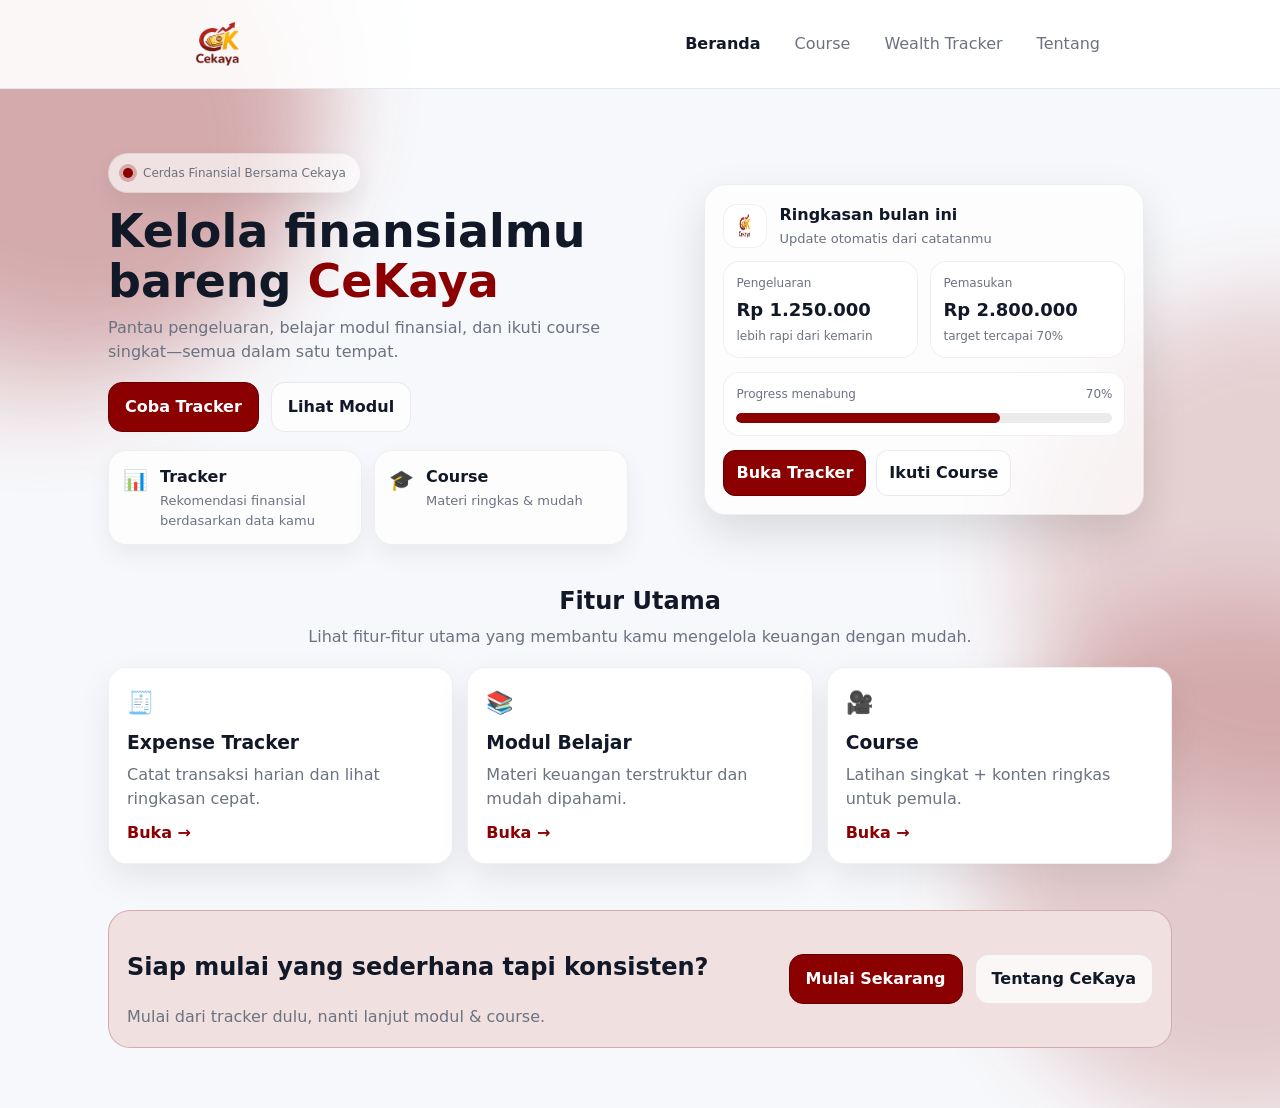
<file: index.html>
<!doctype html>
<html lang="id">
<head>
  <meta charset="utf-8"/>
  <meta name="viewport" content="width=device-width, initial-scale=1"/>
  <title>Cekaya — Belajar Fintech & Wealth Tracker</title>
  <link rel="stylesheet" href="style.css"/>
</head>
<body>
  <div class="nav">
    <div class="container nav-inner">
      <a class="brand" href="index.html" aria-label="Cekaya">
        <img src="logo.png" alt="Logo" class="brand_logo"/>
      </a>

      <button id="navToggle" class="hamburger" type="button"
        aria-label="Buka menu" aria-controls="navMenu" aria-expanded="false">
        <svg xmlns="http://www.w3.org/2000/svg" width="24" height="24" viewBox="0 0 24 24" fill="none" stroke="currentColor" stroke-width="2" stroke-linecap="round" stroke-linejoin="round" class="lucide lucide-menu-icon lucide-menu"><path d="M4 5h16"/><path d="M4 12h16"/><path d="M4 19h16"/></svg>
      </button>

      <div id="navMenu" class="menu">
        <a data-nav href="index.html">Beranda</a>
        <a data-nav href="course.html">Course</a>
        <a data-nav href="tracker.html">Wealth Tracker</a>
        <a data-nav href="tentang.html">Tentang</a>
      </div>
    </div>
  </div>

  <main class="landing">

    <!-- HERO -->
    <section class="hero reveal">
      <div class="hero__grid">
        <div class="hero__content">
          <div class="badge">
            <span class="dot"></span>
            Cerdas Finansial Bersama Cekaya
          </div>

          <h1 class="hero__title">
            Kelola finansialmu bareng <span class="accent">CeKaya</span>
          </h1>

          <p class="hero__subtitle">
            Pantau pengeluaran, belajar modul finansial, dan ikuti course singkat—semua dalam satu tempat.
          </p>

          <div class="hero__cta">
            <a class="btn btn-primary" href="tracker.html">Coba Tracker</a>
            <a class="btn btn-ghost" href="modul.html">Lihat Modul</a>
          </div>

          <div class="hero__meta">
            <div class="mini-card">
              <div class="mini-card__icon">📊</div>
              <div>
                <div class="mini-card__title">Tracker</div>
                <div class="mini-card__desc">Rekomendasi finansial berdasarkan data kamu</div>
              </div>
            </div>
            <div class="mini-card">
              <div class="mini-card__icon">🎓</div>
              <div>
                <div class="mini-card__title">Course</div>
                <div class="mini-card__desc">Materi ringkas & mudah</div>
              </div>
            </div>
          </div>
        </div>

        <div class="hero__visual reveal">
          <div class="glass-card">
            <div class="glass-card__header">
              <img src="logo.png" alt="CeKaya" class="logo-bubble" />
              <div>
                <div class="glass-card__title">Ringkasan bulan ini</div>
                <div class="glass-card__sub">Update otomatis dari catatanmu</div>
              </div>
            </div>

            <div class="stats">
              <div class="stat">
                <div class="stat__label">Pengeluaran</div>
                <div class="stat__value">Rp 1.250.000</div>
                <div class="stat__hint">lebih rapi dari kemarin</div>
              </div>
              <div class="stat">
                <div class="stat__label">Pemasukan</div>
                <div class="stat__value">Rp 2.800.000</div>
                <div class="stat__hint">target tercapai 70%</div>
              </div>
            </div>

            <div class="progress-wrap">
              <div class="progress-top">
                <span>Progress menabung</span>
                <span>70%</span>
              </div>
              <div class="progress-bar">
                <div class="progress-bar__fill"></div>
              </div>
            </div>

            <div class="glass-card__cta">
              <a class="btn btn-primary btn-sm" href="tracker.html">Buka Tracker</a>
              <a class="btn btn-ghost btn-sm" href="course.html">Ikuti Course</a>
            </div>
          </div>
        </div>
      </div>
    </section>

    <!-- FEATURES -->
    <section class="section reveal">
      <div class="section__head">
        <h2 class="section__title">Fitur Utama</h2>
        <p class="section__desc">Lihat fitur-fitur utama yang membantu kamu mengelola keuangan dengan mudah.</p>
      </div>

      <div class="feature-grid">
        <a class="feature-card" href="tracker.html">
          <div class="feature-card__icon">🧾</div>
          <h3>Expense Tracker</h3>
          <p>Catat transaksi harian dan lihat ringkasan cepat.</p>
          <span class="feature-card__link">Buka →</span>
        </a>

        <a class="feature-card" href="modul.html">
          <div class="feature-card__icon">📚</div>
          <h3>Modul Belajar</h3>
          <p>Materi keuangan terstruktur dan mudah dipahami.</p>
          <span class="feature-card__link">Buka →</span>
        </a>

        <a class="feature-card" href="course.html">
          <div class="feature-card__icon">🎥</div>
          <h3>Course</h3>
          <p>Latihan singkat + konten ringkas untuk pemula.</p>
          <span class="feature-card__link">Buka →</span>
        </a>
      </div>
    </section>

    <!-- CTA -->
    <section class="cta reveal">
      <div class="cta__inner">
        <div>
          <h2>Siap mulai yang sederhana tapi konsisten?</h2>
          <p>Mulai dari tracker dulu, nanti lanjut modul & course.</p>
        </div>
        <div class="cta__actions">
          <a class="btn btn-primary" href="tracker.html">Mulai Sekarang</a>
          <a class="btn btn-ghost" href="tentang.html">Tentang CeKaya</a>
        </div>
      </div>
    </section>

  </main>

  <script type="module">
    import { setActiveNav } from "./app.js";
    setActiveNav();
  </script>

  <script>
    (function () {
      const btn = document.getElementById("navToggle");
      const menu = document.getElementById("navMenu");
      if (!btn || !menu) return;

      function setOpen(isOpen){
        menu.classList.toggle("open", isOpen);
        btn.setAttribute("aria-expanded", isOpen ? "true" : "false");
      }

      btn.addEventListener("click", (e) => {
        e.stopPropagation();
        setOpen(!menu.classList.contains("open"));
      });

      document.addEventListener("click", (e) => {
        const open = menu.classList.contains("open");
        if (!open) return;
        if (!menu.contains(e.target) && !btn.contains(e.target)) setOpen(false);
      });

      menu.querySelectorAll("a").forEach(a => a.addEventListener("click", () => setOpen(false)));

      window.addEventListener("resize", () => {
        if (window.matchMedia("(min-width:861px)").matches) setOpen(false);
      });
    })();
  </script>
  <script src="ui-effects.js"></script>
</body>
</html>
</file>
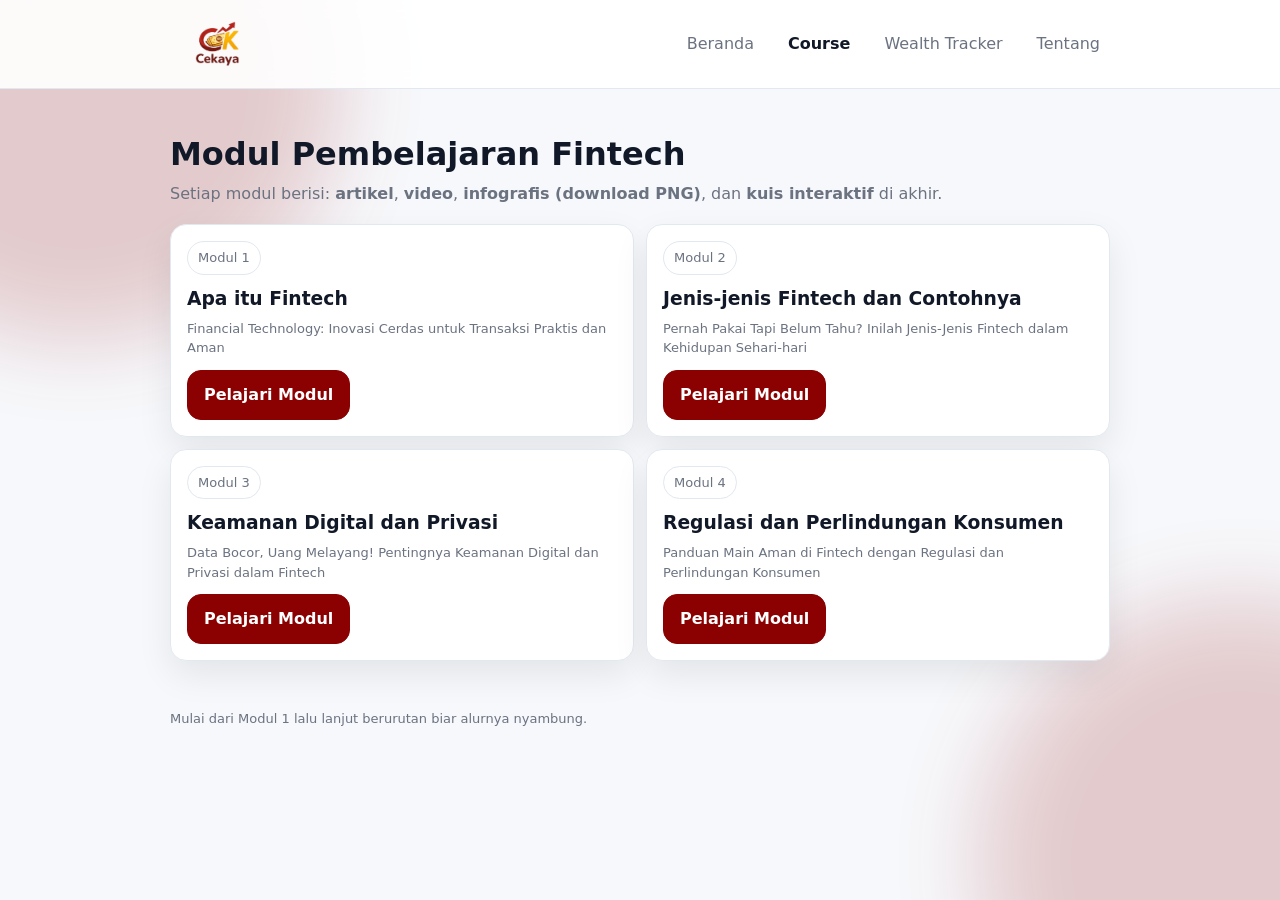
<file: course.html>
<!doctype html>
<html lang="id">
<head>
  <meta charset="utf-8"/>
  <meta name="viewport" content="width=device-width, initial-scale=1"/>
  <title>Course — Cekaya</title>
  <link rel="stylesheet" href="style.css"/>
</head>
<body>
  <div class="nav">
    <div class="container nav-inner">
      <a class="brand" href="index.html" aria-label="Cekaya">
        <img src="logo.png" alt="Logo" class="brand_logo"/>
      </a>

      <button id="navToggle" class="hamburger" type="button"
        aria-label="Buka menu" aria-controls="navMenu" aria-expanded="false">
        <svg xmlns="http://www.w3.org/2000/svg" width="24" height="24" viewBox="0 0 24 24" fill="none" stroke="currentColor" stroke-width="2" stroke-linecap="round" stroke-linejoin="round" class="lucide lucide-menu-icon lucide-menu"><path d="M4 5h16"/><path d="M4 12h16"/><path d="M4 19h16"/></svg>
      </button>

      <div id="navMenu" class="menu">
        <a data-nav href="index.html">Beranda</a>
        <a data-nav href="course.html">Course</a>
        <a data-nav href="tracker.html">Wealth Tracker</a>
        <a data-nav href="tentang.html">Tentang</a>
      </div>
    </div>
  </div>

  <main class="container">
    <section class="section reveal">
      <h1 class="h-title" style="font-size:32px">Modul Pembelajaran Fintech</h1>
      <p class="h-sub">Setiap modul berisi: <b>artikel</b>, <b>video</b>, <b>infografis (download PNG)</b>, dan <b>kuis interaktif</b> di akhir.</p>

      <div class="grid-2" id="moduleList"></div>
    </section>

    <div class="footer">Mulai dari Modul 1 lalu lanjut berurutan biar alurnya nyambung.</div>
  </main>

  <script type="module">
    import { setActiveNav } from "./app.js";
    import { modules } from "./course-data.js";

    setActiveNav();
    const wrap = document.querySelector("#moduleList");
    wrap.innerHTML = modules.map(m => `
      <div class="card soft">
        <div class="pill">Modul ${m.id}</div>
        <h3 style="margin:10px 0 6px">${m.title}</h3>
        <p class="small" style="margin:0 0 12px">${m.desc}</p>
        <div class="btns">
          <a class="btn primary" href="modul.html?id=${m.id}">Pelajari Modul</a>
        </div>
      </div>
    `).join("");
  </script>

  <script>
    (function () {
      const btn = document.getElementById("navToggle");
      const menu = document.getElementById("navMenu");
      if (!btn || !menu) return;

      function setOpen(isOpen){
        menu.classList.toggle("open", isOpen);
        btn.setAttribute("aria-expanded", isOpen ? "true" : "false");
      }

      btn.addEventListener("click", (e) => {
        e.stopPropagation();
        setOpen(!menu.classList.contains("open"));
      });

      document.addEventListener("click", (e) => {
        const open = menu.classList.contains("open");
        if (!open) return;
        if (!menu.contains(e.target) && !btn.contains(e.target)) setOpen(false);
      });

      menu.querySelectorAll("a").forEach(a => a.addEventListener("click", () => setOpen(false)));

      window.addEventListener("resize", () => {
        if (window.matchMedia("(min-width:861px)").matches) setOpen(false);
      });
    })();
  </script>
  <script src="ui-effects.js"></script>
</body>
</html>
</file>
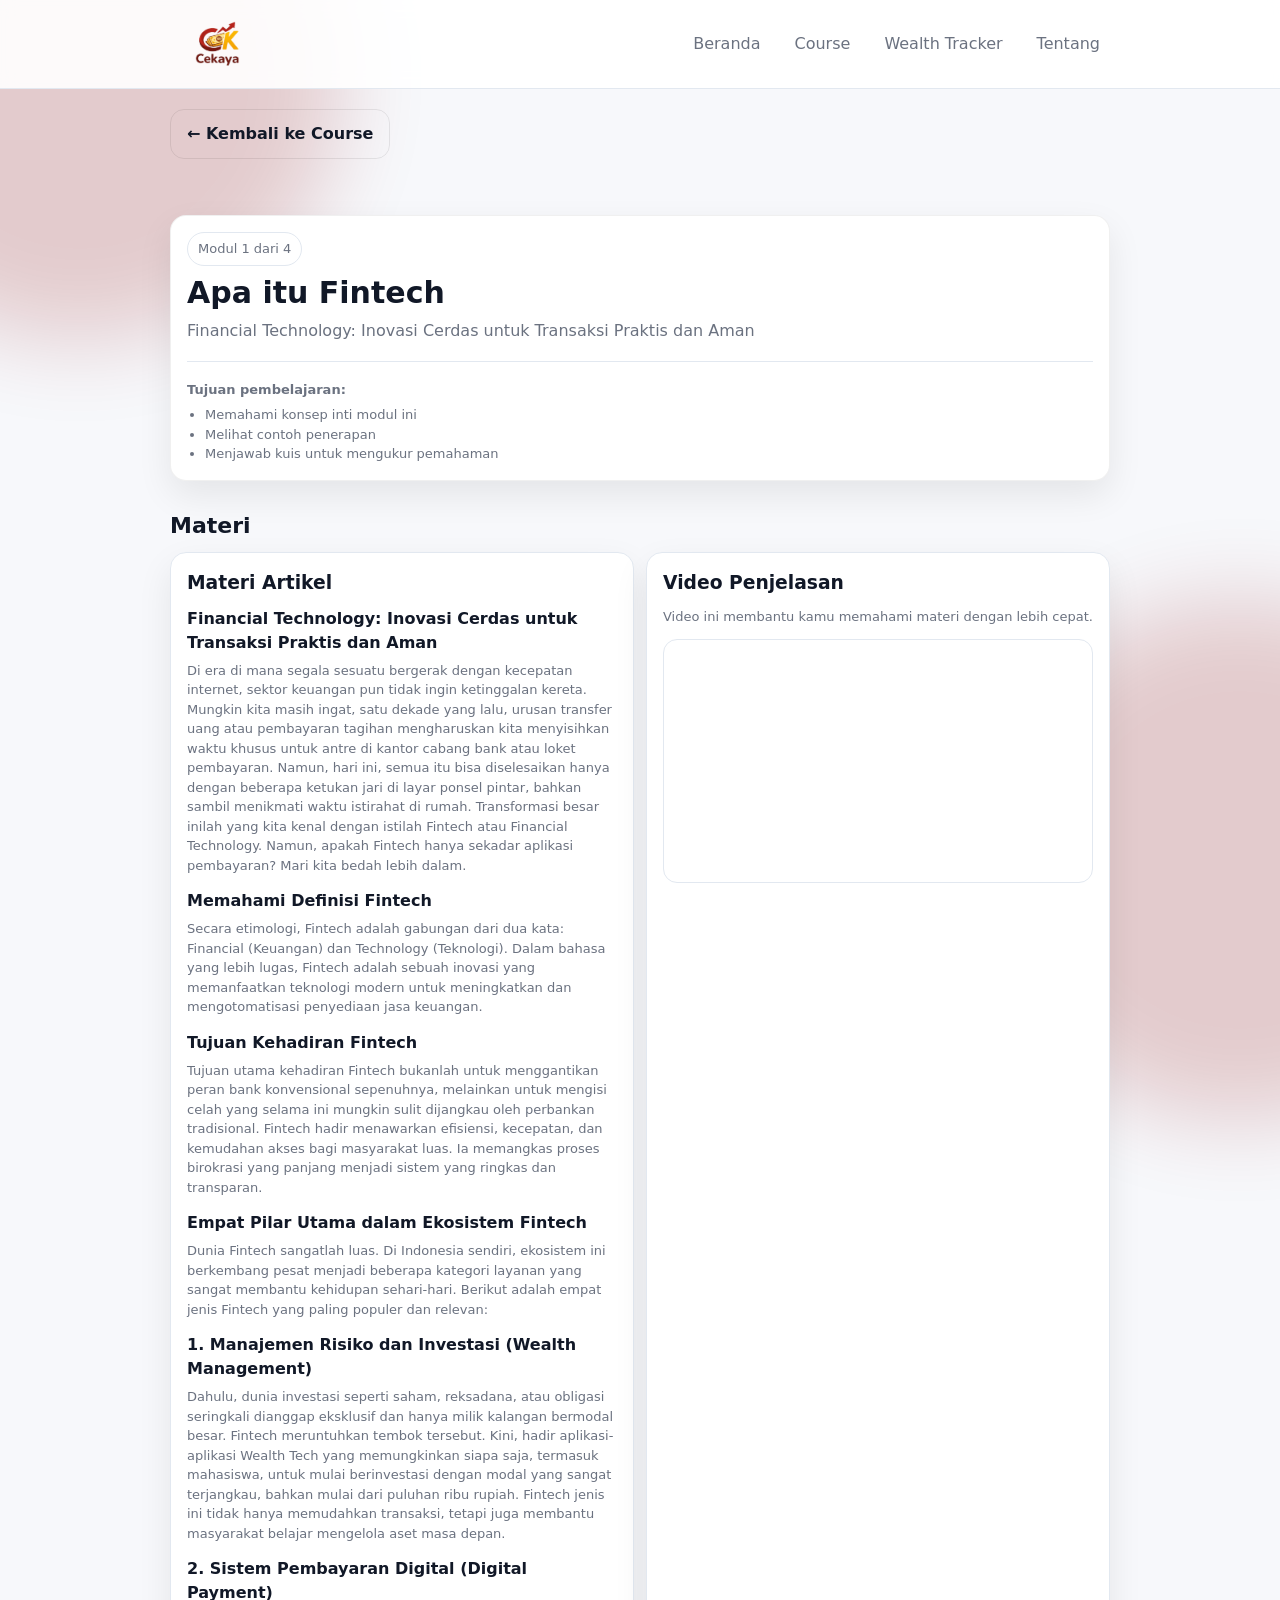
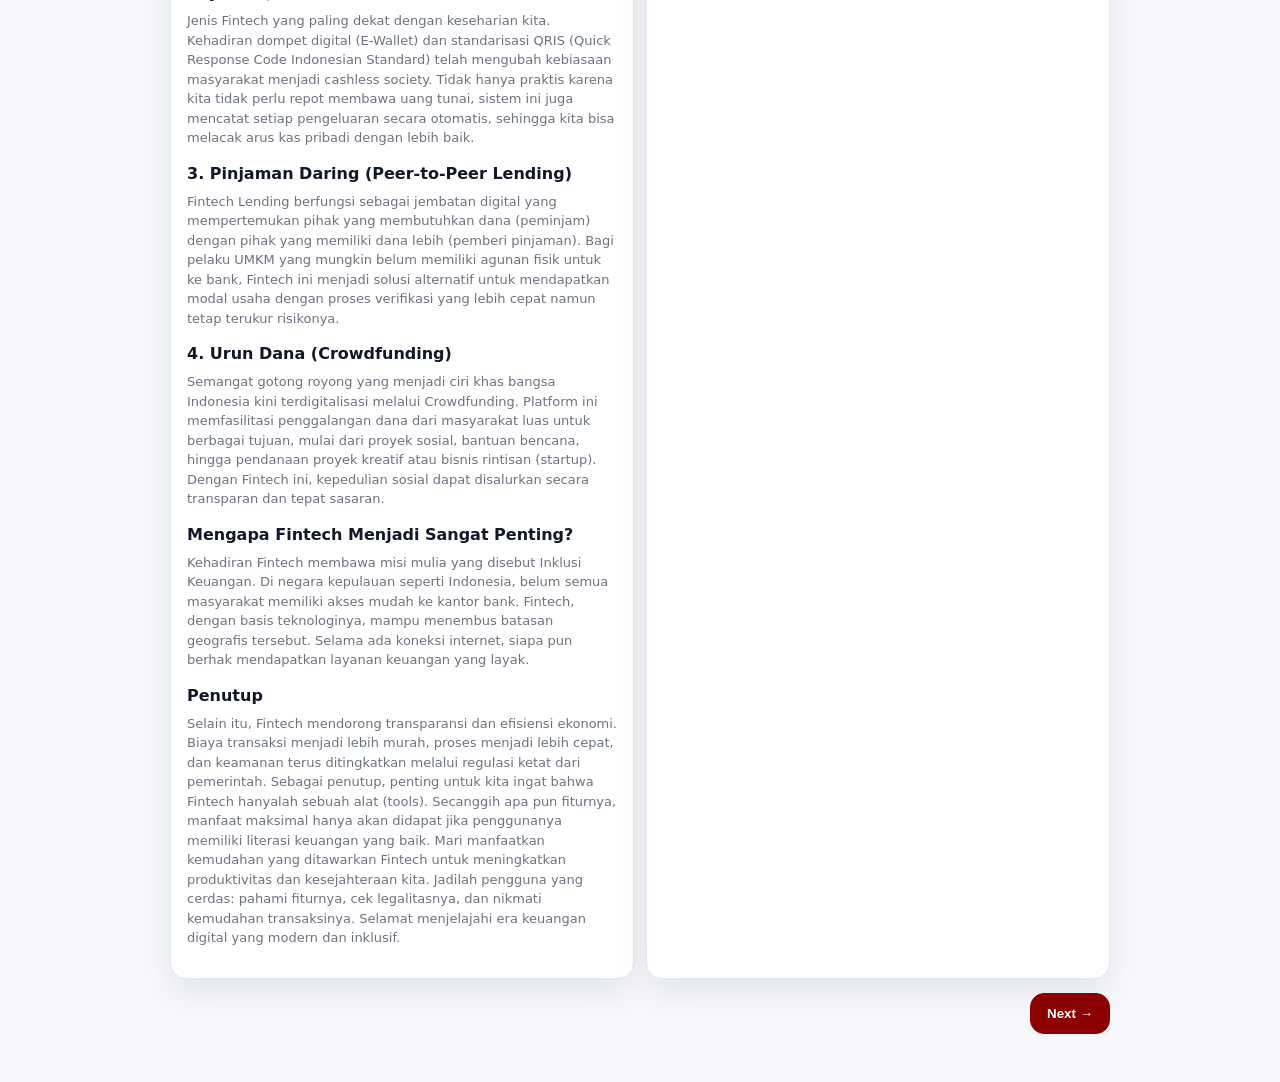
<file: modul.html>
<!doctype html>
<html lang="id">
<head>
  <meta charset="utf-8"/>
  <meta name="viewport" content="width=device-width, initial-scale=1"/>
  <title>Modul — Cekaya</title>
  <link rel="stylesheet" href="style.css"/>
</head>
<body>
  <div class="nav">
    <div class="container nav-inner">
      <a class="brand" href="index.html" aria-label="Cekaya">
        <img src="logo.png" alt="Logo" class="brand_logo"/>
      </a>

      <button id="navToggle" class="hamburger" type="button"
        aria-label="Buka menu" aria-controls="navMenu" aria-expanded="false">
        <svg xmlns="http://www.w3.org/2000/svg" width="24" height="24" viewBox="0 0 24 24" fill="none" stroke="currentColor" stroke-width="2" stroke-linecap="round" stroke-linejoin="round" class="lucide lucide-menu-icon lucide-menu"><path d="M4 5h16"/><path d="M4 12h16"/><path d="M4 19h16"/></svg>
      </button>

      <div id="navMenu" class="menu">
        <a data-nav href="index.html">Beranda</a>
        <a data-nav href="course.html">Course</a>
        <a data-nav href="tracker.html">Wealth Tracker</a>
        <a data-nav href="tentang.html">Tentang</a>
      </div>
    </div>
  </div>

  <main class="container">
    <a class="btn ghost" href="course.html">← Kembali ke Course</a>

    <section class="section step-page reveal" data-step="1">
      <section class="section">
        <div class="card" id="modHeader"></div>
      </section>
      <h2 class="h2">Materi</h2>

      <div class="grid-2">
        <div class="card soft">
          <h3 style="margin:0 0 10px">Materi Artikel</h3>
          <div id="modArtikel"></div>
        </div>

        <div class="card soft">
          <h3 style="margin:0 0 10px">Video Penjelasan</h3>
          <div id="modVideo"></div>
        </div>
      </div>

      <div class="step-nav">
         <span></span>
        <button class="btn primary" id="nextBtn1" type="button">Next →</button>
      </div>
    </section>

    <section class="section step-page hidden reveal" data-step="2">
      <h2 class="h2">Infografis (Rangkuman)</h2>

      <div class="infographic-box">
        <div class="infographic-scroll">
          <img id="modInfoImg" src="" alt="Infografis Modul"/>
        </div>
      </div>

      <div class="btns" style="margin-top:10px">
        <a id="modInfoDownload" class="btn primary" href="" download>Download Infografis</a>
      </div>

      <div class="small" style="margin-top:8px">
        Scroll untuk melihat rangkuman. File infografis berbentuk PNG panjang.
      </div>

      <div class="step-nav">
        <button class="btn" id="prevBtn2" type="button">← Prev</button>
        <button class="btn primary" id="nextBtn2" type="button">Next →</button>
      </div>
    </section>

    <section class="section step-page hidden reveal" data-step="3">
      <h2 class="h2">Kuis Interaktif</h2>
      <div id="modQuiz"></div>

      <div class="step-nav">
        <button class="btn" id="prevBtn3" type="button">← Prev</button>
        <button class="btn primary" id="finishBtn" type="button">Selesai</button>
      </div>

      <div class="footer" style="padding-top:10px">
        Selesai kuis? Kamu bisa kembali ke Course untuk lanjut modul berikutnya.
      </div>
    </section>
  </main>

  <script type="module">
    import { setActiveNav } from "./app.js";
    import { modules } from "./course-data.js";
    import { mountQuiz } from "./quiz.js";

    setActiveNav();

    const params = new URLSearchParams(location.search);
    const id = params.get("id") || "1";
    const mod = modules.find(m => m.id === id) || modules[0];

    document.title = `Modul ${mod.id} — ${mod.title} | Cekaya`;

    document.querySelector("#modHeader").innerHTML = `
      <div class="pill">Modul ${mod.id} dari 4</div>
      <h1 class="h-title" style="font-size:30px;margin-top:10px">${mod.title}</h1>
      <p class="h-sub" style="margin-bottom:0">${mod.desc}</p>
      <hr/>
      <div class="small"><b>Tujuan pembelajaran:</b>
        <ul class="list" style="margin:6px 0 0">
          <li>Memahami konsep inti modul ini</li>
          <li>Melihat contoh penerapan</li>
          <li>Menjawab kuis untuk mengukur pemahaman</li>
        </ul>
      </div>
    `;

    document.querySelector("#modArtikel").innerHTML = mod.sections.map(s => `
      <div style="margin-bottom:14px">
        <h4 style="margin:0 0 6px">${s.h}</h4>
        <p class="small" style="margin:0">${s.p}</p>
      </div>
    `).join("");

    document.querySelector("#modVideo").innerHTML = `
      <p class="small" style="margin-top:0">Video ini membantu kamu memahami materi dengan lebih cepat.</p>
      <div style="position:relative;padding-top:56.25%;border-radius:14px;overflow:hidden;border:1px solid var(--border);background:#fff">
        <iframe src="${mod.video.url}" title="Video modul" style="position:absolute;inset:0;width:100%;height:100%;border:0" allowfullscreen></iframe>
      </div>
    `;

    const infoImg = document.querySelector("#modInfoImg");
    const infoDl = document.querySelector("#modInfoDownload");
    infoImg.src = mod.infographic.file;
    infoImg.alt = `Infografis Modul ${mod.id}`;
    infoDl.href = mod.infographic.file;

    const pages = Array.from(document.querySelectorAll(".step-page"));
    const pills = Array.from(document.querySelectorAll("[data-step-pill]"));
    let quizMounted = false;

    function setStep(step){
      const s = Math.max(1, Math.min(3, Number(step || 1)));

      pages.forEach(p => {
        const isTarget = Number(p.dataset.step) === s;
        p.classList.toggle("hidden", !isTarget);
      });

      pills.forEach(pl => {
        const isActive = Number(pl.dataset.stepPill) === s;
        pl.classList.toggle("active", isActive);
      });

      const url = new URL(location.href);
      url.searchParams.set("step", String(s));
      history.replaceState({}, "", url.toString());

      if (s === 3 && !quizMounted){
        mountQuiz(document.querySelector("#modQuiz"), mod.quiz, {
          moduleKey: `modul${mod.id}`,
          durationSeconds: 7 * 60
        });
        quizMounted = true;
      }


      window.scrollTo({ top: 0, behavior: "smooth" });
    }

    const initStep = new URLSearchParams(location.search).get("step") || "1";
    setStep(initStep);

    document.querySelector("#nextBtn1").addEventListener("click", ()=> setStep(2));
    document.querySelector("#prevBtn2").addEventListener("click", ()=> setStep(1));
    document.querySelector("#nextBtn2").addEventListener("click", ()=> setStep(3));
    document.querySelector("#prevBtn3").addEventListener("click", ()=> setStep(2));
    document.querySelector("#finishBtn").addEventListener("click", ()=> {
      location.href = "course.html";
    });

    pills.forEach(pl => {
      pl.addEventListener("click", ()=>{
        setStep(Number(pl.dataset.stepPill));
      });
    });
  </script>

  <script>
    (function () {
      const btn = document.getElementById("navToggle");
      const menu = document.getElementById("navMenu");
      if (!btn || !menu) return;

      function setOpen(isOpen){
        menu.classList.toggle("open", isOpen);
        btn.setAttribute("aria-expanded", isOpen ? "true" : "false");
      }

      btn.addEventListener("click", (e) => {
        e.stopPropagation();
        setOpen(!menu.classList.contains("open"));
      });

      document.addEventListener("click", (e) => {
        const open = menu.classList.contains("open");
        if (!open) return;
        if (!menu.contains(e.target) && !btn.contains(e.target)) setOpen(false);
      });

      menu.querySelectorAll("a").forEach(a => a.addEventListener("click", () => setOpen(false)));

      window.addEventListener("resize", () => {
        if (window.matchMedia("(min-width:861px)").matches) setOpen(false);
      });
    })();
  </script>
  <script src="ui-effects.js"></script>
</body>
</html>
</file>
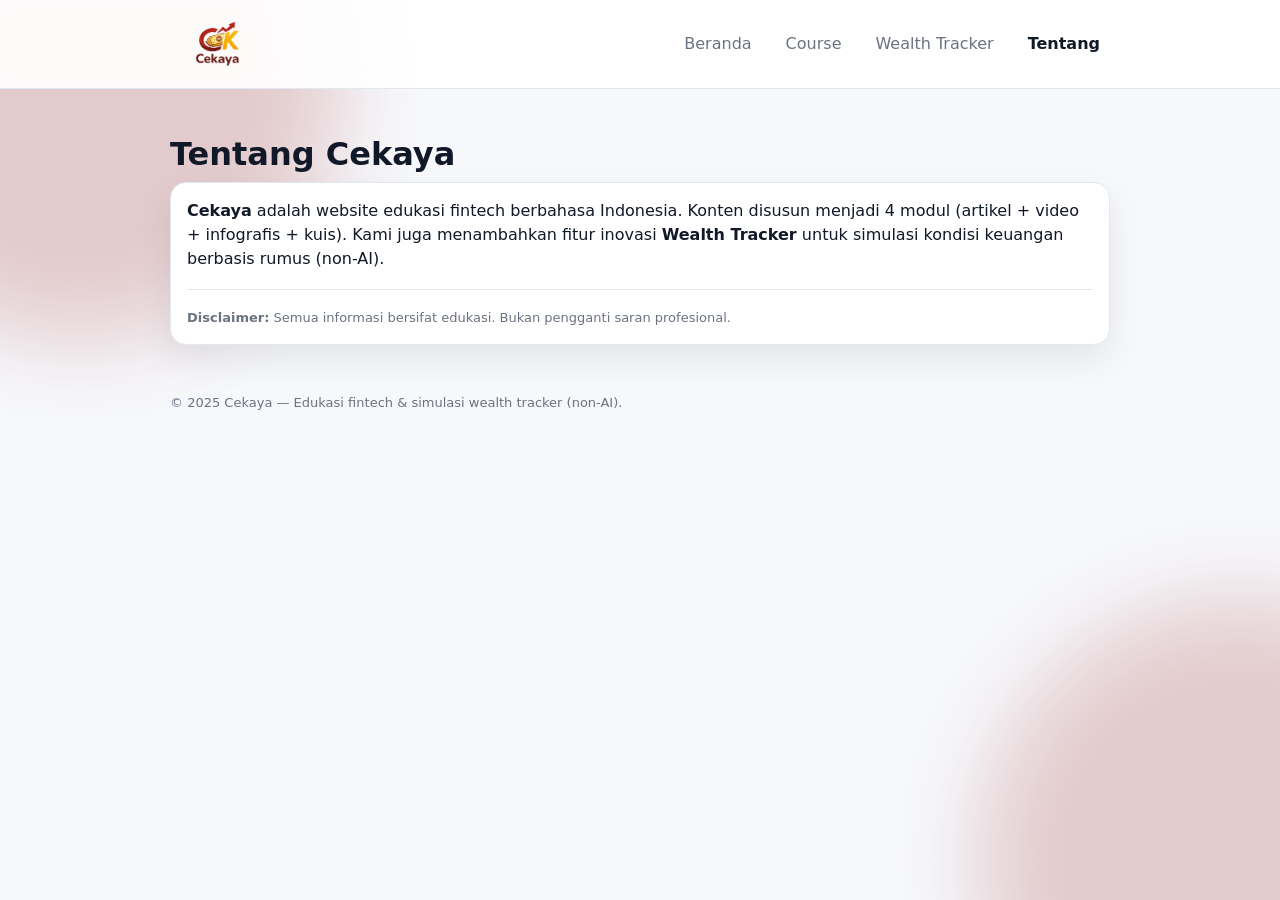
<file: tentang.html>
<!doctype html>
<html lang="id">
<head>
  <meta charset="utf-8"/>
  <meta name="viewport" content="width=device-width, initial-scale=1"/>
  <title>Tentang — Cekaya</title>
  <link rel="stylesheet" href="style.css"/>
</head>
<body>
  <div class="nav">
    <div class="container nav-inner">
      <a class="brand" href="index.html" aria-label="Cekaya">
        <img src="logo.png" alt="Logo" class="brand_logo"/>
      </a>

      <button id="navToggle" class="hamburger" type="button"
        aria-label="Buka menu" aria-controls="navMenu" aria-expanded="false">
        <svg xmlns="http://www.w3.org/2000/svg" width="24" height="24" viewBox="0 0 24 24" fill="none" stroke="currentColor" stroke-width="2" stroke-linecap="round" stroke-linejoin="round" class="lucide lucide-menu-icon lucide-menu"><path d="M4 5h16"/><path d="M4 12h16"/><path d="M4 19h16"/></svg>
      </button>

      <div id="navMenu" class="menu">
        <a data-nav href="index.html">Beranda</a>
        <a data-nav href="course.html">Course</a>
        <a data-nav href="tracker.html">Wealth Tracker</a>
        <a data-nav href="tentang.html">Tentang</a>
      </div>
    </div>
  </div>

  <main class="container">
    <section class="section">
      <h1 class="h-title" style="font-size:32px">Tentang Cekaya</h1>
      <div class="card soft">
        <p style="margin-top:0"><b>Cekaya</b> adalah website edukasi fintech berbahasa Indonesia. Konten disusun menjadi 4 modul (artikel + video + infografis + kuis). Kami juga menambahkan fitur inovasi <b>Wealth Tracker</b> untuk simulasi kondisi keuangan berbasis rumus (non-AI).</p>
        <hr/>
        <p class="small" style="margin:0"><b>Disclaimer:</b> Semua informasi bersifat edukasi. Bukan pengganti saran profesional.</p>
      </div>
    </section>

    <div class="footer">© 2025 Cekaya — Edukasi fintech & simulasi wealth tracker (non-AI).</div>
  </main>

  <script type="module">
    import { setActiveNav } from "./app.js";
    setActiveNav();
  </script>

  <script>
    (function () {
      const btn = document.getElementById("navToggle");
      const menu = document.getElementById("navMenu");
      if (!btn || !menu) return;

      function setOpen(isOpen){
        menu.classList.toggle("open", isOpen);
        btn.setAttribute("aria-expanded", isOpen ? "true" : "false");
      }

      btn.addEventListener("click", (e) => {
        e.stopPropagation();
        setOpen(!menu.classList.contains("open"));
      });

      document.addEventListener("click", (e) => {
        const open = menu.classList.contains("open");
        if (!open) return;
        if (!menu.contains(e.target) && !btn.contains(e.target)) setOpen(false);
      });

      menu.querySelectorAll("a").forEach(a => a.addEventListener("click", () => setOpen(false)));

      window.addEventListener("resize", () => {
        if (window.matchMedia("(min-width:861px)").matches) setOpen(false);
      });
    })();
  </script>
</body>
</html>
</file>
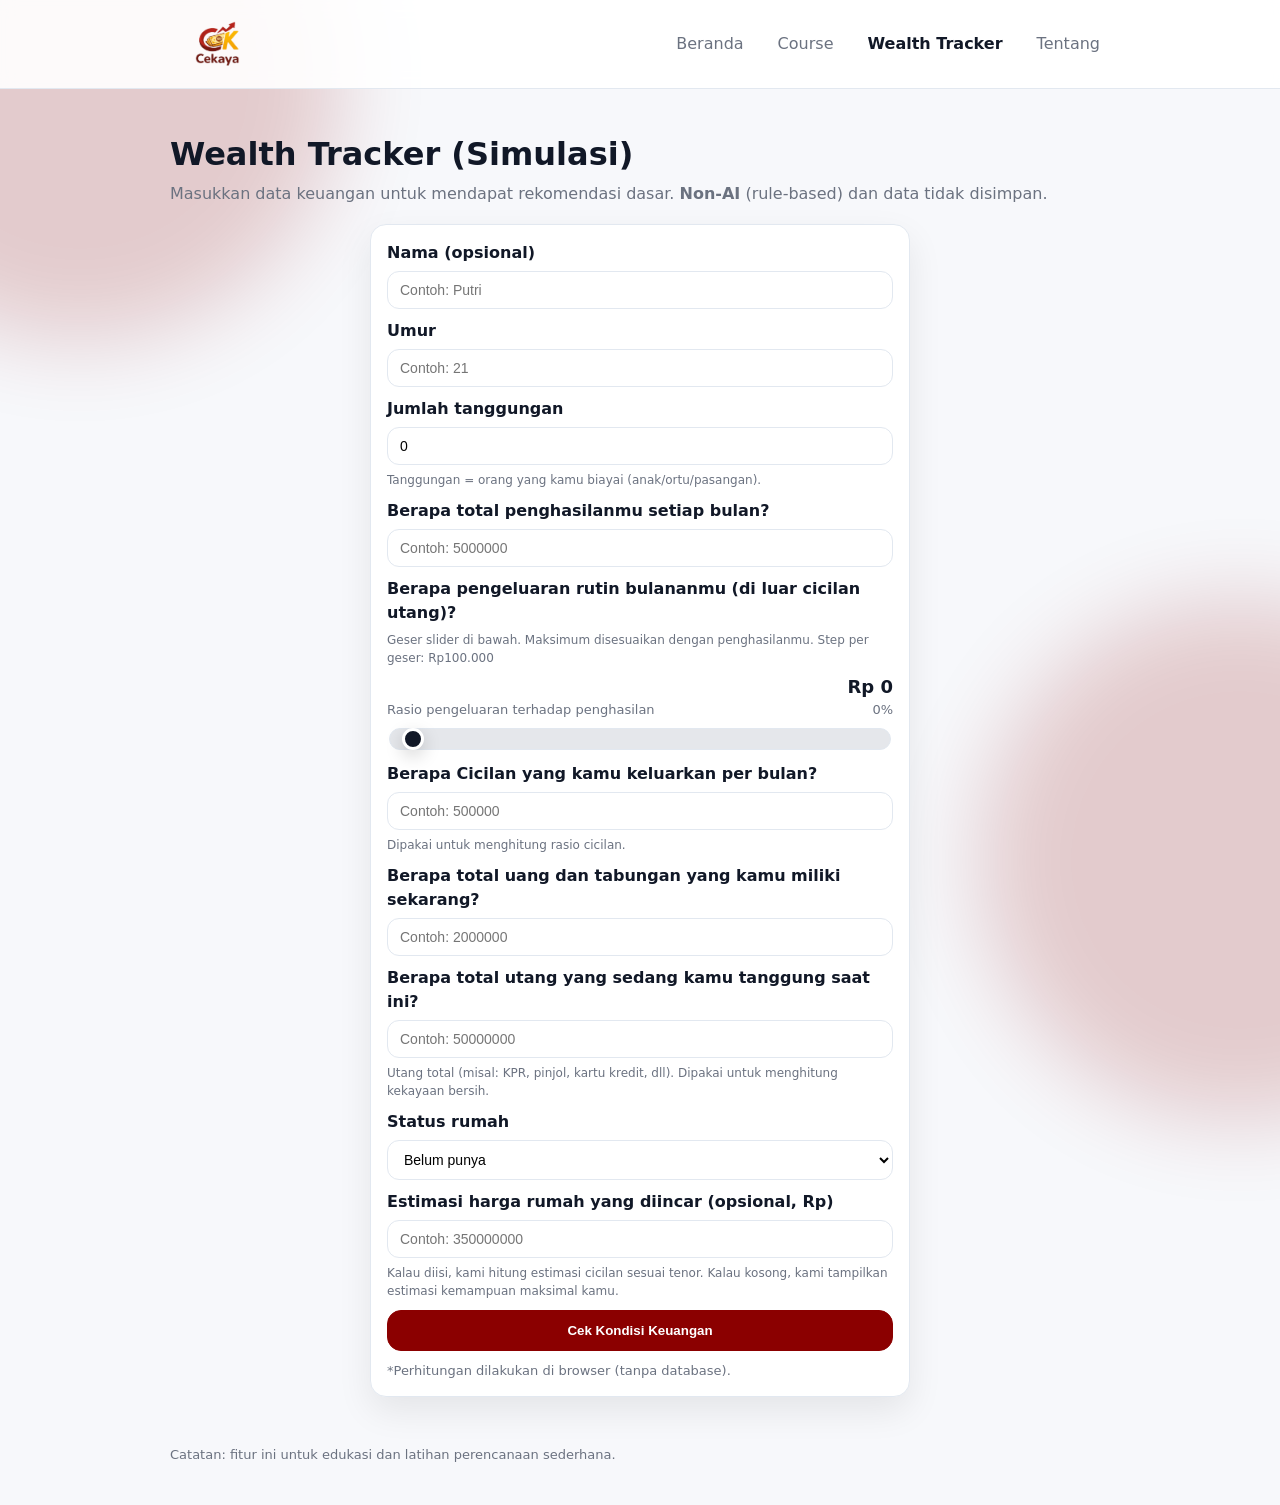
<file: tracker.html>
<!doctype html>
<html lang="id">
<head>
  <meta charset="utf-8"/>
  <meta name="viewport" content="width=device-width, initial-scale=1"/>
  <title>Wealth Tracker — Cekaya</title>
  <link rel="stylesheet" href="style.css"/>
</head>
<body>
  <div class="nav">
    <div class="container nav-inner">
      <a class="brand" href="index.html" aria-label="Cekaya">
        <img src="logo.png" alt="Logo" class="brand_logo"/>
      </a>

      <button id="navToggle" class="hamburger" type="button"
        aria-label="Buka menu" aria-controls="navMenu" aria-expanded="false">
        <svg xmlns="http://www.w3.org/2000/svg" width="24" height="24" viewBox="0 0 24 24" fill="none" stroke="currentColor" stroke-width="2" stroke-linecap="round" stroke-linejoin="round" class="lucide lucide-menu-icon lucide-menu"><path d="M4 5h16"/><path d="M4 12h16"/><path d="M4 19h16"/></svg>
      </button>

      <div id="navMenu" class="menu">
        <a data-nav href="index.html">Beranda</a>
        <a data-nav href="course.html">Course</a>
        <a data-nav href="tracker.html">Wealth Tracker</a>
        <a data-nav href="tentang.html">Tentang</a>
      </div>
    </div>
  </div>


  <main class="container">
    <section class="section reveal">
      <h1 class="h-title" style="font-size:32px">Wealth Tracker (Simulasi)</h1>
      <p class="h-sub">Masukkan data keuangan untuk mendapat rekomendasi dasar. <b>Non-AI</b> (rule-based) dan data tidak disimpan.</p>

      <div class="grid-2 tracker-grid">
        <div class="card soft">
          <form class="form" id="trackerForm">
            <div class="field">
              <label>Nama (opsional)</label>
              <input name="nama" placeholder="Contoh: Putri"/>
            </div>
            <div class="field">
              <label>Umur</label>
              <input name="umur" type="number" required min="10" placeholder="Contoh: 21"/>
            </div>
            <div class="field">
              <label>Jumlah tanggungan</label>
              <input name="tanggungan" type="number" min="0" value="0" placeholder="Contoh: 2"/>
              <div class="helper">Tanggungan = orang yang kamu biayai (anak/ortu/pasangan).</div>
            </div>
            <div class="field">
              <label>Berapa total penghasilanmu setiap bulan?</label>
              <input name="penghasilan" type="number" required min="0" placeholder="Contoh: 5000000"/>
            </div>
            <div class="field">
              <label>Berapa pengeluaran rutin bulananmu (di luar cicilan utang)?</label>
              <div class="helper">Geser slider di bawah. Maksimum disesuaikan dengan penghasilanmu. Step per geser: Rp100.000</div>
            <div style="display:flex;justify-content:space-between;gap:12px;align-items:flex-end;flex-wrap:wrap">
              <div class="small">Rasio pengeluaran terhadap penghasilan</div>
              <div style="text-align:right">
                <div style="font-weight:800;font-size:18px" id="expenseLabel">Rp 0</div>
                <div class="small"><span id="expensePct">0%</span></div>
              </div>
            </div>
              <input id="expenseRange" type="range" min="0" max="0" value="0" step="100000"/>
              <input name="pengeluaran" id="expenseHidden" type="hidden" value="0"/>
            </div>
            <div class="field">
              <label>Berapa Cicilan yang kamu keluarkan per bulan?</label>
              <input name="cicilan" type="number" required min="0" placeholder="Contoh: 500000"/>
              <div class="helper">Dipakai untuk menghitung rasio cicilan.</div>
            </div>
            <div class="field">
              <label>Berapa total uang dan tabungan yang kamu miliki sekarang?</label>
              <input name="tabungan" type="number" min="0" placeholder="Contoh: 2000000"/>
            </div>
            <div class="field">
              <label>Berapa total utang yang sedang kamu tanggung saat ini?</label>
              <input name="utangTotal" type="number" min="0" placeholder="Contoh: 50000000"/>
              <div class="helper">Utang total (misal: KPR, pinjol, kartu kredit, dll). Dipakai untuk menghitung kekayaan bersih.</div>
            </div>
            <div class="field">
              <label>Status rumah</label>
              <select name="rumah" required>
                <option value="belum">Belum punya</option>
                <option value="sudah">Sudah punya</option>
              </select>
            </div>
            <div class="field">
              <label>Estimasi harga rumah yang diincar (opsional, Rp)</label>
              <input name="hargaRumah" type="number" min="0" placeholder="Contoh: 350000000"/>
              <div class="helper">Kalau diisi, kami hitung estimasi cicilan sesuai tenor. Kalau kosong, kami tampilkan estimasi kemampuan maksimal kamu.</div>
            </div>


            <button class="btn primary" type="submit">Cek Kondisi Keuangan</button>
            <p class="small" style="margin:0">*Perhitungan dilakukan di browser (tanpa database).</p>
          </form>
        </div>
      </div>
    </section>

    <div class="footer">Catatan: fitur ini untuk edukasi dan latihan perencanaan sederhana.</div>
  </main>

  <div id="resultBackdrop" class="modal-backdrop hidden" aria-hidden="true">
    <div class="modal" role="dialog" aria-modal="true" aria-labelledby="modalTitle">
      <div class="modal-head">
        <h3 id="modalTitle" class="modal-title">Hasil Wealth Tracker</h3>
        <button id="modalClose" class="icon-btn" type="button" aria-label="Tutup">✕</button>
      </div>
      <div id="modalBody" class="modal-body"></div>
    </div>
  </div>

  <script type="module">
    import { setActiveNav } from "./app.js";
    import { mountTracker } from "./tracker.js";
    setActiveNav();
    mountTracker();
  </script>
  
  <script>
    (function () {
      const btn = document.getElementById("navToggle");
      const menu = document.getElementById("navMenu");
      if (!btn || !menu) return;

      function setOpen(isOpen){
        menu.classList.toggle("open", isOpen);
        btn.setAttribute("aria-expanded", isOpen ? "true" : "false");
      }

      btn.addEventListener("click", (e) => {
        e.stopPropagation();
        setOpen(!menu.classList.contains("open"));
      });

      document.addEventListener("click", (e) => {
        const open = menu.classList.contains("open");
        if (!open) return;
        if (!menu.contains(e.target) && !btn.contains(e.target)) setOpen(false);
      });

      menu.querySelectorAll("a").forEach(a => a.addEventListener("click", () => setOpen(false)));

      window.addEventListener("resize", () => {
        if (window.matchMedia("(min-width:861px)").matches) setOpen(false);
      });
    })();
  </script>
  <script src="ui-effects.js"></script>
</body>
</html>
</file>
<file: style.css>
:root{
  --bg:#ffffff;
  --text:#0f172a;
  --muted:#475569;
  --card:#f8fafc;
  --border:#e2e8f0;
  --primary:#8b0000;
  --radius:16px;
}

*{box-sizing:border-box}
html,body{margin:0;padding:0;font-family:system-ui,-apple-system,Segoe UI,Roboto,Ubuntu,Cantarell,"Helvetica Neue",Arial;}
body{background:var(--bg);color:var(--text);line-height:1.5}
a{color:inherit;text-decoration:none}
code{background:#fff;border:1px solid var(--border);padding:1px 6px;border-radius:8px}

.container{max-width:980px;margin:0 auto;padding:20px}
.nav{
  position:sticky;top:0;background:rgba(255,255,255,.9);
  backdrop-filter: blur(8px);
  border-bottom:1px solid var(--border);
  z-index:50;
}
.nav-inner{display:flex;align-items:center;justify-content:space-between;gap:12px}
.badge{font-size:12px;padding:2px 8px;border:1px solid var(--border);border-radius:999px;color:var(--muted)}
.menu{display:flex;gap:14px;flex-wrap:wrap}
.menu a{padding:8px 10px;border-radius:10px;color:var(--muted)}
.menu a.active{background:var(--card);color:var(--text);font-weight:700}
.menu a:hover{background:var(--card);color:var(--text)}

.brand{
  display:flex;
  align-items:center;
  text-decoration:none;
}

.brand_logo{
  height:48px;
  width:auto;
  display:block;
  object-fit:contain;
  max-width:180px;
}

.hero{padding:34px 0}
.hero-grid{display:grid;grid-template-columns:1.3fr .7fr;gap:18px;align-items:stretch}
@media (max-width:860px){.hero-grid{grid-template-columns:1fr}}
.h-title{font-size:40px;line-height:1.1;margin:0 0 10px}
.h-sub{color:var(--muted);margin:0 0 18px}

.card{background:var(--card);border:1px solid var(--border);border-radius:var(--radius);padding:16px}
.card.soft{background:#fff;border:1px solid var(--border)}
.kpi{display:grid;grid-template-columns:repeat(3,1fr);gap:10px}
@media(max-width:720px){.kpi{grid-template-columns:1fr}}
.kpi .item{padding:12px;border-radius:14px;border:1px dashed var(--border);background:#fff}
.kpi .item b{display:block;font-size:18px}

.small{font-size:13px;color:var(--muted)}
.btns{display:flex;gap:10px;flex-wrap:wrap}
.btn{
  display:inline-flex;align-items:center;justify-content:center;
  padding:10px 14px;border-radius:12px;border:1px solid var(--border);
  background:#fff;color:var(--text);font-weight:700;
}
.btn.primary{background:var(--primary);border-color:var(--primary);color:#fff}
.btn.ghost{background:transparent}

.section{padding:18px 0}
.h2{font-size:22px;margin:0 0 10px}
.grid-2{display:grid;grid-template-columns:1fr 1fr;gap:12px}
@media(max-width:860px){.grid-2{grid-template-columns:1fr}}
.grid-3{display:grid;grid-template-columns:repeat(3,1fr);gap:12px}
@media(max-width:860px){.grid-3{grid-template-columns:1fr}}

.list{margin:0;padding-left:18px;color:var(--muted)}
hr{border:none;border-top:1px solid var(--border);margin:18px 0}

.form{display:grid;gap:10px}
.field{display:grid;gap:6px}
label{font-weight:700}
input,select,textarea{
  padding:10px 12px;border-radius:12px;border:1px solid var(--border);
  background:#fff;font-size:14px;
}
.helper{font-size:12px;color:var(--muted)}
.notice{padding:12px;border-radius:12px;border:1px solid var(--border);background:#fff}
.pill{display:inline-flex;gap:8px;align-items:center;border:1px solid var(--border);padding:6px 10px;border-radius:999px;background:#fff;font-size:13px;color:var(--muted)}

.quiz{display:grid;gap:12px}
.quiz-top{display:flex;align-items:center;justify-content:space-between;gap:10px;flex-wrap:wrap}
.progress{height:8px;background:#e5e7eb;border-radius:999px;overflow:hidden}
.progress > div{height:100%;background:var(--primary);width:0%}

.choice{
  display:flex;align-items:flex-start;gap:10px;
  border:1px solid var(--border);
  border-radius:14px;
  padding:12px;
  background:#fff;
  cursor:pointer
}
.choice:hover{border-color:#cbd5e1}
.choice input{margin-top:2px}

.result-good{border-left:6px solid #16a34a}
.result-warn{border-left:6px solid #f59e0b}
.result-bad{border-left:6px solid #ef4444}

.footer{padding:20px 0;color:var(--muted);font-size:13px}

.tracker-grid{
  grid-template-columns: minmax(0, 540px);
  justify-content: center;
}

.nav-inner{ position:relative; }
.hamburger{
  display:none;
  width:42px; height:42px;
  border:1px solid var(--border);
  background:#fff;
  border-radius:12px;
  padding:10px;
  cursor:pointer;
  align-items:center;
  justify-content:center;
  gap:4px;
}
.hamburger span{
  display:block;
  width:18px;
  height:2px;
  background:var(--text);
  border-radius:999px;
}
@media (max-width:860px){
  .hamburger{ display:inline-flex; }
  .menu{
    display:none;
    position:absolute;
    top:58px;
    right:0;
    flex-direction:column;
    gap:6px;
    background:#fff;
    border:1px solid var(--border);
    border-radius:14px;
    padding:10px;
    box-shadow:0 18px 50px rgba(0,0,0,.12);
    min-width:220px;
  }
  .menu.open{ display:flex; }
  .menu a{ padding:10px 12px; }
}

.hidden{display:none !important;}
.modal-backdrop{
  position:fixed; inset:0;
  background:rgba(2,6,23,.55);
  display:flex;
  align-items:center;
  justify-content:center;
  padding:16px;
  z-index:999;
}
.modal{
  width:min(920px, 100%);
  max-height:85vh;
  overflow:auto;
  background:#fff;
  border:1px solid var(--border);
  border-radius:20px;
  box-shadow:0 20px 60px rgba(0,0,0,.25);
}
.modal-head{
  position:sticky; top:0;
  background:#fff;
  border-bottom:1px solid var(--border);
  padding:12px 14px;
  display:flex;
  align-items:center;
  justify-content:space-between;
  gap:10px;
}
.modal-body{padding:14px;}
.modal-title{margin:0; font-size:16px;}
.icon-btn{
  border:1px solid var(--border);
  background:#fff;
  border-radius:12px;
  padding:8px 10px;
  cursor:pointer;
  font-weight:800;
}
.icon-btn:hover{background:var(--card);}
.modal-body .card{margin-bottom:12px}
.modal-body .list li{margin-bottom:6px}

input[type="range"]{
  appearance:none;
  height:8px;
  border-radius:999px;
  background:#e5e7eb;
  outline:none;
}
input[type="range"]::-webkit-slider-thumb{
  appearance:none;
  width:22px;height:22px;border-radius:999px;
  background:#111827;
  border:3px solid #fff;
  box-shadow:0 6px 18px rgba(0,0,0,.18);
  cursor:pointer;
}

.infographic-box{
  border:1px solid var(--border);
  border-radius:16px;
  background:#fff;
  overflow:hidden;
}
.infographic-scroll{
  max-height:520px;
  overflow:auto;
  padding:10px;
}
.infographic-scroll img{
  width:100%;
  height:auto;
  display:block;
  border-radius:12px;
}

.quiz-shell{display:grid;gap:12px}
.quiz-card{background:#fff;border:1px solid var(--border);border-radius:16px;padding:14px}
.quiz-head{display:flex;justify-content:space-between;gap:12px;flex-wrap:wrap;align-items:center}
.quiz-title{font-weight:900}
.timer-pill{
  display:inline-flex;gap:8px;align-items:center;
  border:1px solid var(--border);
  padding:6px 10px;border-radius:999px;background:#fff;font-size:13px
}
.timer-pill b{font-size:14px}
.quiz-q{font-weight:900;margin:10px 0 0}
.quiz-meta{display:flex;justify-content:space-between;gap:10px;flex-wrap:wrap}

.quiz-feedback{
  padding:10px 12px;border-radius:14px;border:1px solid var(--border);
  background:#fff;margin-top:10px
}
.quiz-feedback.good{background:#ecfdf3;border-color:#bbf7d0}
.quiz-feedback.bad{background:#fff1f2;border-color:#fecdd3}
.choice.disabled{opacity:.65;pointer-events:none}

.stepper{
  display:flex;
  gap:10px;
  flex-wrap:wrap;
}
.step-pill{
  border:1px solid var(--border);
  background:#fff;
  border-radius:999px;
  padding:8px 12px;
  font-size:13px;
  color:var(--muted);
  cursor:pointer;
}
.step-pill.active{
  border-color:var(--primary);
  color:var(--text);
  font-weight:800;
}
.step-nav{
  display:flex;
  justify-content:space-between;
  gap:10px;
  margin-top:14px;
}


/* =========================
   UI Upgrade Pack (simple)
   Tempel di paling bawah style.css
   ========================= */

:root{
  /* PAKAI warna yang SUDAH ada di project kamu.
     Kalau kamu sudah punya variabel warna, mapping di sini aja. */
  --ui-primary: var(--primary, var(--primary-color, #2563eb));
  --ui-bg: var(--bg, var(--background, #f7f8fb));
  --ui-card: var(--card, #ffffff);
  --ui-text: var(--text, #111827);
  --ui-muted: var(--muted, #6b7280);

  --ui-radius: 16px;
  --ui-shadow: 0 14px 35px rgba(0,0,0,.08);
  --ui-shadow-hover: 0 18px 45px rgba(0,0,0,.12);

  --ui-ease: cubic-bezier(.2,.8,.2,1);
}

/* background lebih “hidup” tapi tetap halus */
body{
  background: var(--ui-bg);
  color: var(--ui-text);
}

body::before,
body::after{
  content:"";
  position: fixed;
  inset: auto;
  width: 520px;
  height: 520px;
  border-radius: 999px;
  pointer-events: none;
  z-index: -1;
  filter: blur(45px);
  opacity: .18;
}
body::before{
  top: -180px;
  left: -180px;
  background: var(--ui-primary);
}
body::after{
  right: -220px;
  bottom: -220px;
  background: var(--ui-primary);
}

/* tombol & link jadi lebih enak dipakai */
button,
.btn,
a.button{
  transition: transform .18s var(--ui-ease), box-shadow .18s var(--ui-ease), opacity .18s var(--ui-ease);
}
button:hover,
.btn:hover,
a.button:hover{
  transform: translateY(-2px);
}
button:active,
.btn:active,
a.button:active{
  transform: translateY(0px) scale(.99);
}

/* state fokus biar keliatan rapi */
a:focus-visible,
button:focus-visible,
input:focus-visible,
textarea:focus-visible,
select:focus-visible{
  outline: 3px solid color-mix(in srgb, var(--ui-primary) 35%, transparent);
  outline-offset: 2px;
  border-radius: 10px;
}

/* card look (apply ke elemen yang cocok: card/box/section) */
.card,
.feature,
.box,
.panel,
section{
  border-radius: var(--ui-radius);
}

.card,
.box,
.panel{
  background: var(--ui-card);
  box-shadow: var(--ui-shadow);
  border: 1px solid rgba(0,0,0,.06);
  transition: transform .22s var(--ui-ease), box-shadow .22s var(--ui-ease);
}

.card:hover,
.box:hover,
.panel:hover{
  transform: translateY(-4px);
  box-shadow: var(--ui-shadow-hover);
}

/* Navbar “glass” (opsional): jalan kalau kamu memang punya .navbar / header */
.navbar,
header{
  backdrop-filter: blur(10px);
  -webkit-backdrop-filter: blur(10px);
}

/* underline anim untuk nav link */
nav a{
  position: relative;
  text-decoration: none;
}
nav a::after{
  content:"";
  position:absolute;
  left:0;
  bottom:-6px;
  height:2px;
  width:100%;
  background: var(--ui-primary);
  transform: scaleX(0);
  transform-origin: left;
  transition: transform .22s var(--ui-ease);
  opacity: .9;
}
nav a:hover::after,
nav a.is-active::after{
  transform: scaleX(1);
}

/* Scroll reveal: pakai class .reveal di elemen yang ingin dianimasikan */
.reveal{
  opacity: 0;
  transform: translateY(14px);
  transition: opacity .55s var(--ui-ease), transform .55s var(--ui-ease);
  will-change: opacity, transform;
}
.reveal.is-visible{
  opacity: 1;
  transform: translateY(0);
}

/* kecil tapi kerasa: smoothing anim */
*{
  scroll-behavior: smooth;
}

/* respect reduce motion */
@media (prefers-reduced-motion: reduce){
  *{ transition: none !important; animation: none !important; scroll-behavior: auto; }
}

@keyframes floaty {
  0%,100% { transform: translateY(0); }
  50% { transform: translateY(-10px); }
}
.floaty{ animation: floaty 3.2s ease-in-out infinite; }
@media (prefers-reduced-motion: reduce){ .floaty{ animation:none; } }

/* ===== Landing Revamp (tempel di paling bawah style.css) ===== */

:root{
  --p: var(--primary, var(--primary-color, #2563eb));
  --bg: var(--background, var(--bg-color, #f7f8fb));
  --card: var(--card-color, #ffffff);
  --text: var(--text-color, #111827);
  --muted: var(--muted-color, #6b7280);

  --r: 18px;
  --shadow: 0 14px 35px rgba(0,0,0,.08);
  --shadow2: 0 18px 45px rgba(0,0,0,.12);
  --ease: cubic-bezier(.2,.8,.2,1);
}

.landing { padding: 24px 0 60px; }
.section { padding: 28px 0; }
.section__head { max-width: 900px; margin: 0 auto 18px; padding: 0 18px; text-align: center; }
.section__title { margin: 0 0 6px; }
.section__desc { margin: 0; color: var(--muted); }

.hero{
  position: relative;
  padding: 40px 0 10px;
}
.hero::before, .hero::after{
  content:"";
  position:absolute;
  width: 520px; height: 520px;
  border-radius: 999px;
  filter: blur(46px);
  opacity: .16;
  pointer-events:none;
  z-index:-1;
}
.hero::before{ top:-220px; left:-220px; background: var(--p); }
.hero::after{ bottom:-260px; right:-260px; background: var(--p); }

.hero__grid{
  max-width: 1100px;
  margin: 0 auto;
  padding: 0 18px;
  display: grid;
  grid-template-columns: 1.05fr .95fr;
  gap: 22px;
  align-items: center;
}

.badge{
  display:inline-flex;
  align-items:center;
  gap:10px;
  padding: 10px 14px;
  border-radius: 999px;
  background: rgba(255,255,255,.65);
  border: 1px solid rgba(0,0,0,.06);
  box-shadow: 0 10px 25px rgba(0,0,0,.06);
  color: var(--muted);
}
.badge .dot{
  width:10px; height:10px;
  border-radius: 999px;
  background: var(--p);
  box-shadow: 0 0 0 4px color-mix(in srgb, var(--p) 25%, transparent);
}

.hero__title{
  margin: 14px 0 10px;
  line-height: 1.08;
  font-size: clamp(30px, 4vw, 46px);
}
.accent{ color: var(--p); }

.hero__subtitle{
  margin: 0 0 18px;
  color: var(--muted);
  max-width: 52ch;
}

.hero__cta{ display:flex; gap:12px; flex-wrap:wrap; margin-bottom: 18px; }

/* tombol (kalau proyek kamu sudah punya .btn, ini akan “ngikut” tanpa nabrak) */
.btn{
  display:inline-flex;
  align-items:center;
  justify-content:center;
  gap:8px;
  padding: 12px 16px;
  border-radius: 14px;
  border: 1px solid rgba(0,0,0,.08);
  text-decoration:none;
  transition: transform .18s var(--ease), box-shadow .18s var(--ease), opacity .18s var(--ease);
}
.btn:hover{ transform: translateY(-2px); box-shadow: var(--shadow); }
.btn:active{ transform: translateY(0px) scale(.99); }

.btn-primary{
  background: var(--p);
  color: white;
  border-color: color-mix(in srgb, var(--p) 75%, #000 25%);
}
.btn-ghost{
  background: rgba(255,255,255,.75);
  color: var(--text);
}

.btn-sm{ padding: 10px 12px; border-radius: 12px; }

.hero__meta{
  display:grid;
  grid-template-columns: 1fr 1fr;
  gap: 12px;
  max-width: 520px;
}
.mini-card{
  display:flex;
  gap: 12px;
  padding: 14px;
  border-radius: var(--r);
  background: rgba(255,255,255,.75);
  border: 1px solid rgba(0,0,0,.06);
  box-shadow: 0 10px 25px rgba(0,0,0,.06);
}
.mini-card__icon{ font-size: 20px; }
.mini-card__title{ font-weight: 700; }
.mini-card__desc{ color: var(--muted); font-size: 13px; margin-top: 2px; }

.hero__visual{ display:flex; justify-content:center; }

.glass-card{
  width: min(440px, 100%);
  padding: 18px;
  border-radius: 22px;
  background: rgba(255,255,255,.72);
  border: 1px solid rgba(0,0,0,.06);
  box-shadow: var(--shadow2);
  backdrop-filter: blur(10px);
  -webkit-backdrop-filter: blur(10px);
}

.glass-card__header{
  display:flex;
  gap: 12px;
  align-items:center;
  margin-bottom: 12px;
}
.logo-bubble{
  width: 44px; height: 44px;
  border-radius: 14px;
  padding: 8px;
  background: white;
  border: 1px solid rgba(0,0,0,.06);
}
.glass-card__title{ font-weight: 800; }
.glass-card__sub{ color: var(--muted); font-size: 13px; margin-top: 2px; }

.stats{
  display:grid;
  grid-template-columns: 1fr 1fr;
  gap: 12px;
  margin: 10px 0 14px;
}
.stat{
  padding: 12px;
  border-radius: 16px;
  background: white;
  border: 1px solid rgba(0,0,0,.06);
}
.stat__label{ color: var(--muted); font-size: 12px; }
.stat__value{ font-weight: 900; font-size: 18px; margin: 4px 0; }
.stat__hint{ color: var(--muted); font-size: 12px; }

.progress-wrap{
  padding: 12px;
  border-radius: 16px;
  background: white;
  border: 1px solid rgba(0,0,0,.06);
}
.progress-top{ display:flex; justify-content:space-between; color: var(--muted); font-size: 12px; }
.progress-bar{
  height: 10px;
  border-radius: 999px;
  background: rgba(0,0,0,.08);
  margin-top: 10px;
  overflow:hidden;
}
.progress-bar__fill{
  width: 70%;
  height: 100%;
  background: var(--p);
  border-radius: 999px;
  animation: loadBar 1.1s var(--ease) both;
}
@keyframes loadBar{
  from { width: 0%; }
  to { width: 70%; }
}

.glass-card__cta{ display:flex; gap:10px; margin-top: 14px; flex-wrap:wrap; }

.feature-grid{
  max-width: 1100px;
  margin: 0 auto;
  padding: 0 18px;
  display:grid;
  grid-template-columns: repeat(3, 1fr);
  gap: 14px;
}

.feature-card{
  display:block;
  padding: 18px;
  border-radius: 18px;
  background: var(--card);
  border: 1px solid rgba(0,0,0,.06);
  box-shadow: var(--shadow);
  text-decoration:none;
  color: inherit;
  transition: transform .2s var(--ease), box-shadow .2s var(--ease);
}
.feature-card:hover{ transform: translateY(-4px); box-shadow: var(--shadow2); }
.feature-card__icon{ font-size: 22px; }
.feature-card h3{ margin: 10px 0 6px; }
.feature-card p{ margin: 0 0 10px; color: var(--muted); }
.feature-card__link{ color: var(--p); font-weight: 700; }

.cta{
  max-width: 1100px;
  margin: 18px auto 0;
  padding: 0 18px;
}
.cta__inner{
  display:flex;
  justify-content:space-between;
  gap: 16px;
  align-items:center;
  padding: 18px;
  border-radius: 22px;
  background: color-mix(in srgb, var(--p) 12%, white);
  border: 1px solid color-mix(in srgb, var(--p) 18%, rgba(0,0,0,.06));
}
.cta__inner p{ margin: 6px 0 0; color: var(--muted); }
.cta__actions{ display:flex; gap: 12px; flex-wrap:wrap; }

/* Reveal animation (kalau kamu pakai ui-effects.js) */
.reveal{ opacity:0; transform: translateY(14px); transition: opacity .55s var(--ease), transform .55s var(--ease); }
.reveal.is-visible{ opacity:1; transform: translateY(0); }

@media (max-width: 900px){
  .hero__grid{ grid-template-columns: 1fr; }
  .feature-grid{ grid-template-columns: 1fr; }
  .hero__meta{ grid-template-columns: 1fr; }
  .cta__inner{ flex-direction: column; align-items:flex-start; }
}
</file>
